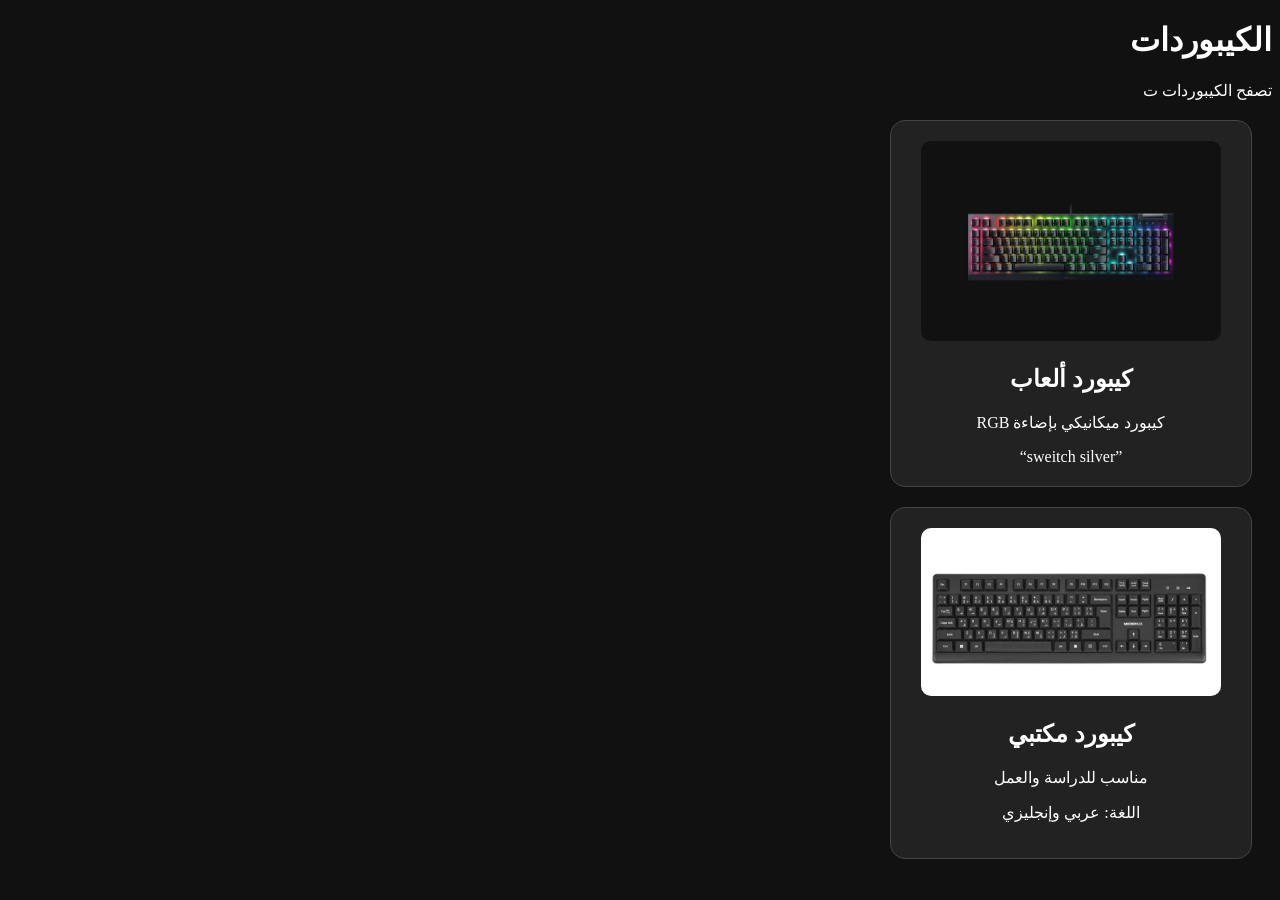
<file: accessories.html>
<!DOCTYPE html>
<html lang="ar" dir="rtl">
<head>
    <meta charset="UTF-8">
    <title>الكيبوردات | AHMED TECHNOLOGY</title>
    <link rel="stylesheet" href="style.css">
</head>
<body>
    <h1>الكيبوردات</h1>
    <p>تصفح الكيبوردات ت</p>
</body>


<div class="product">
    <img src="keyboard.png" alt="كيبورد ميكانيكي RGB" width="300">
    <h2>كيبورد ألعاب</h2>
    <p>كيبورد ميكانيكي بإضاءة RGB</p>
    <q>sweitch silver</q>
    

</div>
<div class="product">
    <img src="keyboard.png.png.png" alt="كيبورد مكتبي" width="300">

    <h2>كيبورد مكتبي</h2>

    <p>مناسب للدراسة والعمل</p>

    <p>اللغة: عربي وإنجليزي</p>
</div>

</html>
</file>
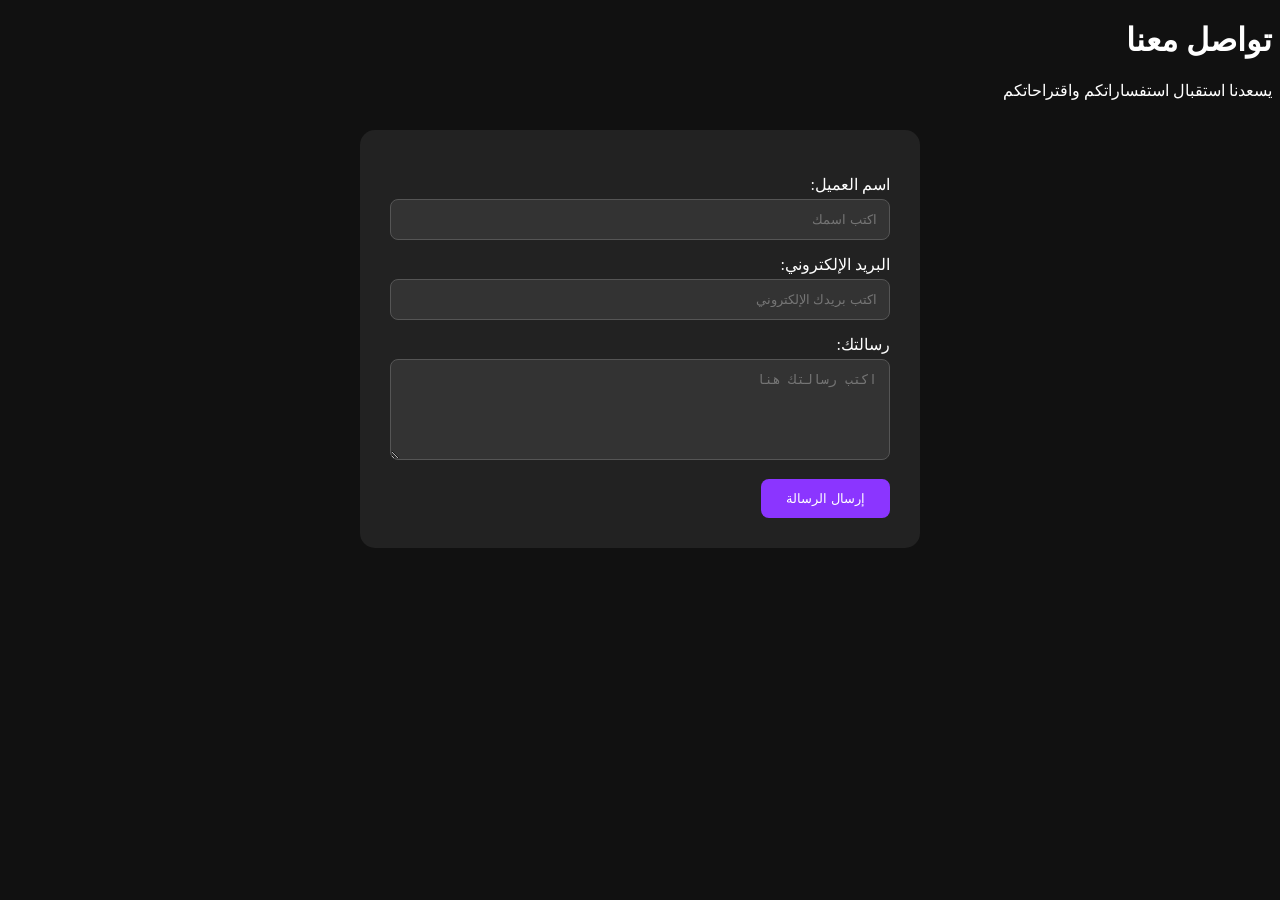
<file: contact.html>
<!DOCTYPE html>
<html lang="ar" dir="rtl">
<head>
    <meta charset="UTF-8">
    <title>تواصل معنا | AHMED TECHNOLOGY</title>
    <link rel="stylesheet" href="style.css">
</head>
<body>
    <h1>تواصل معنا</h1>
    <p>يسعدنا استقبال استفساراتكم واقتراحاتكم</p>
   <form>
    <label for="name">اسم العميل:</label>
    <input type="text" id="name" name="name" placeholder="اكتب اسمك">
    <label for="email">البريد الإلكتروني:</label>
<input type="email" id="email" name="email" placeholder="اكتب بريدك الإلكتروني">
<label for="message">رسالتك:</label>
<textarea id="message" name="message" rows="5" placeholder="اكتب رسالتك هنا"></textarea>
<button type="submit">إرسال الرسالة</button>
</form>
</body>
</html>
</file>
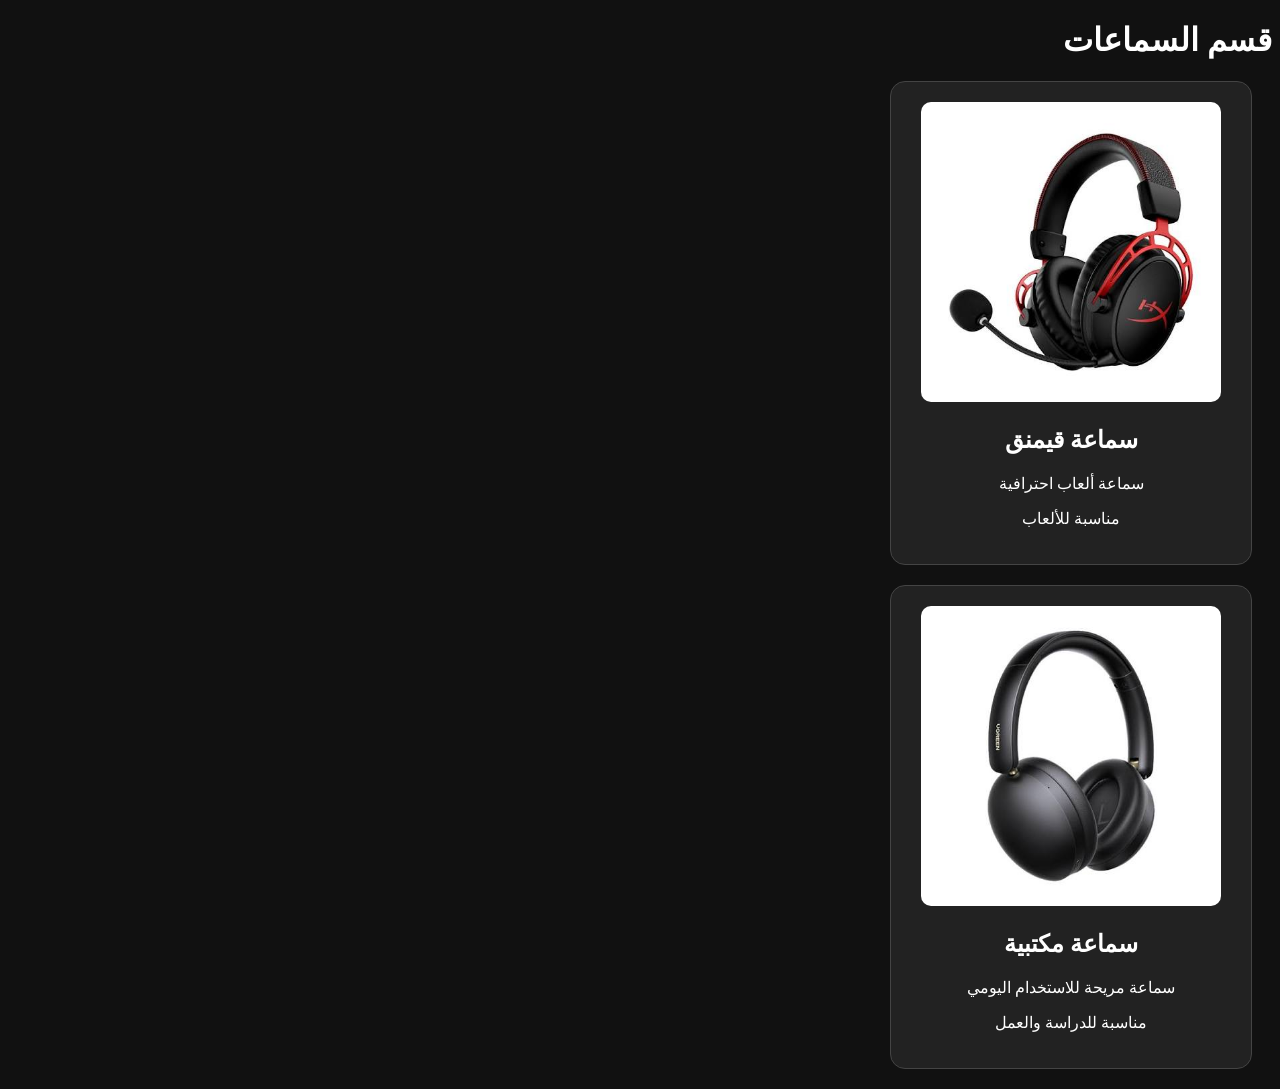
<file: headphones.html>
<!DOCTYPE html>
<html lang="ar" dir="rtl">
<head>
    <meta charset="UTF-8">
    <meta name="viewport" content="width=device-width, initial-scale=1.0">
    <title>قسم السماعات</title>
    <link rel="stylesheet" href="style.css">
</head>
<body>


    <h1>قسم السماعات</h1>

   <div class="product">
    <img src="headphones.png" alt="سماعة قيمنق" width="300">
    <h2>سماعة قيمنق</h2>
    <p>سماعة ألعاب احترافية</p>
    <p>مناسبة للألعاب</p>
</div>

<div class="product">
    <img src="headphones.png.png" alt="سماعة مكتبية" width="300">
    <h2>سماعة مكتبية</h2>
    <p>سماعة مريحة للاستخدام اليومي</p>
    <p>مناسبة للدراسة والعمل</p>
</div>
</body>
</html>
</file>
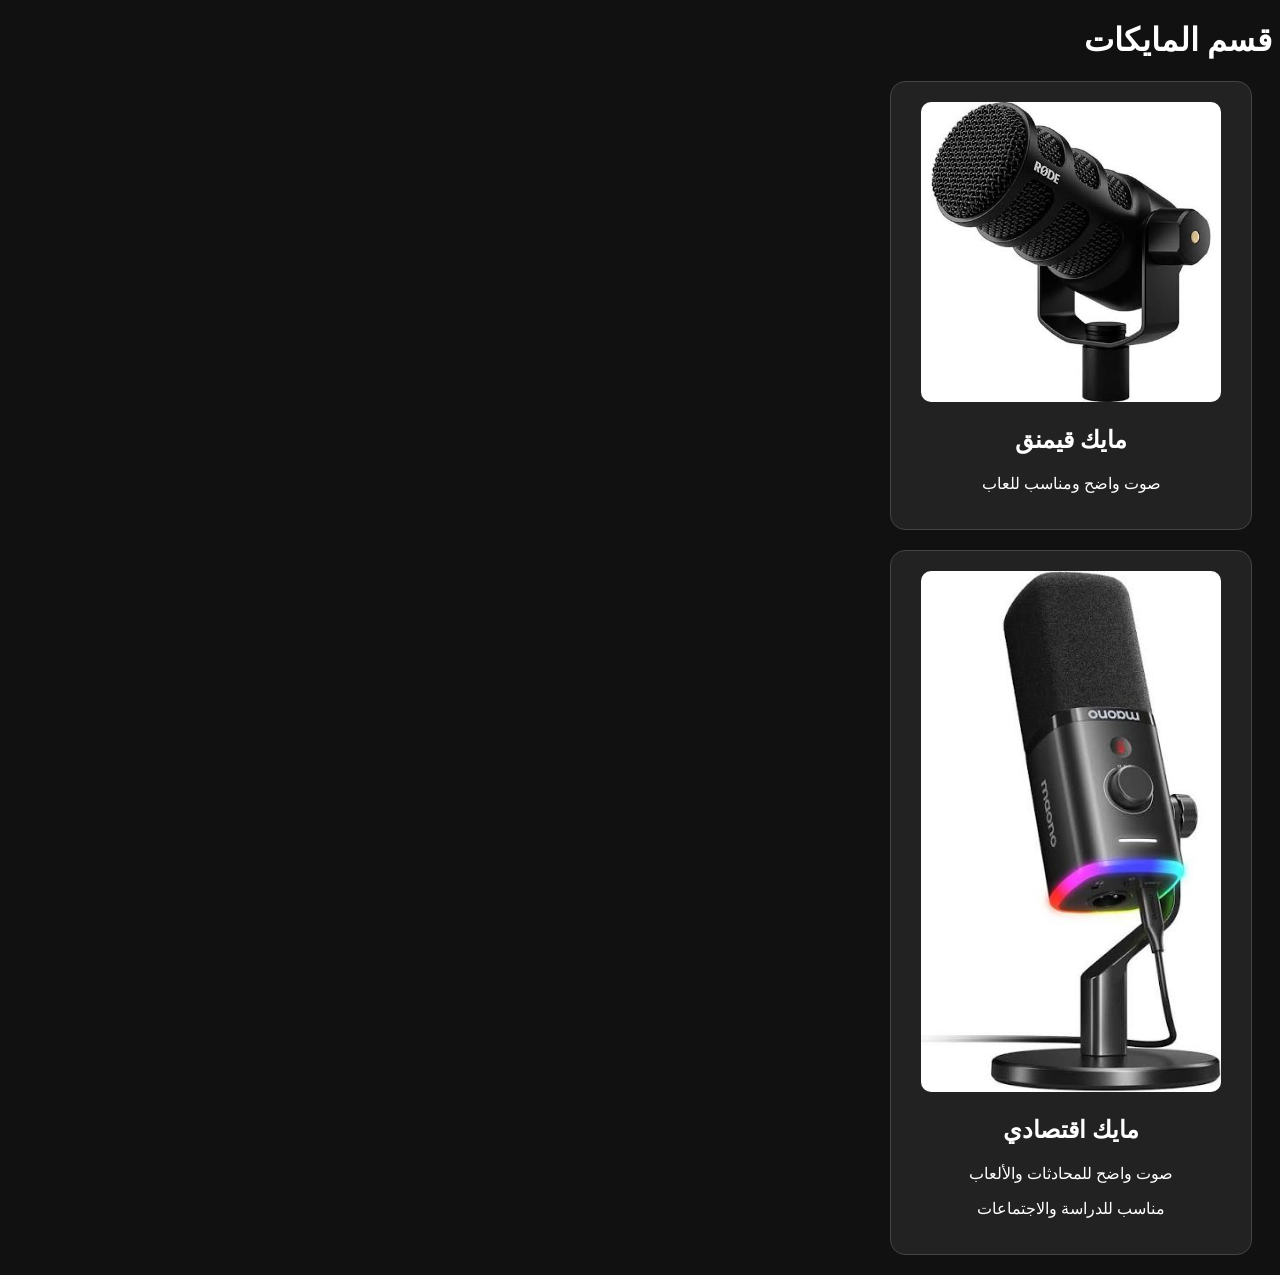
<file: microphones.html>
<!DOCTYPE html>
<html lang="ar" dir="rtl">
<head>
    <meta charset="UTF-8">
    <title>المايكات | AHMED TECHNOLOGY</title>
    <link rel="stylesheet" href="style.css">
</head>
<body>

    <h1>قسم المايكات</h1>

    <div class="product">
        <img src="micke.png" alt="مايك قيمنق">
        <h2>مايك قيمنق</h2>
        <p>صوت واضح ومناسب للعاب</p>
    </div>

    <div class="product">
    <img src="micke.png.png" alt="مايك اقتصادي" width="300">
    <h2>مايك اقتصادي</h2>
    <p>صوت واضح للمحادثات والألعاب</p>
    <p>مناسب للدراسة والاجتماعات</p>
    
</div>
      

</body>
</html>
</file>
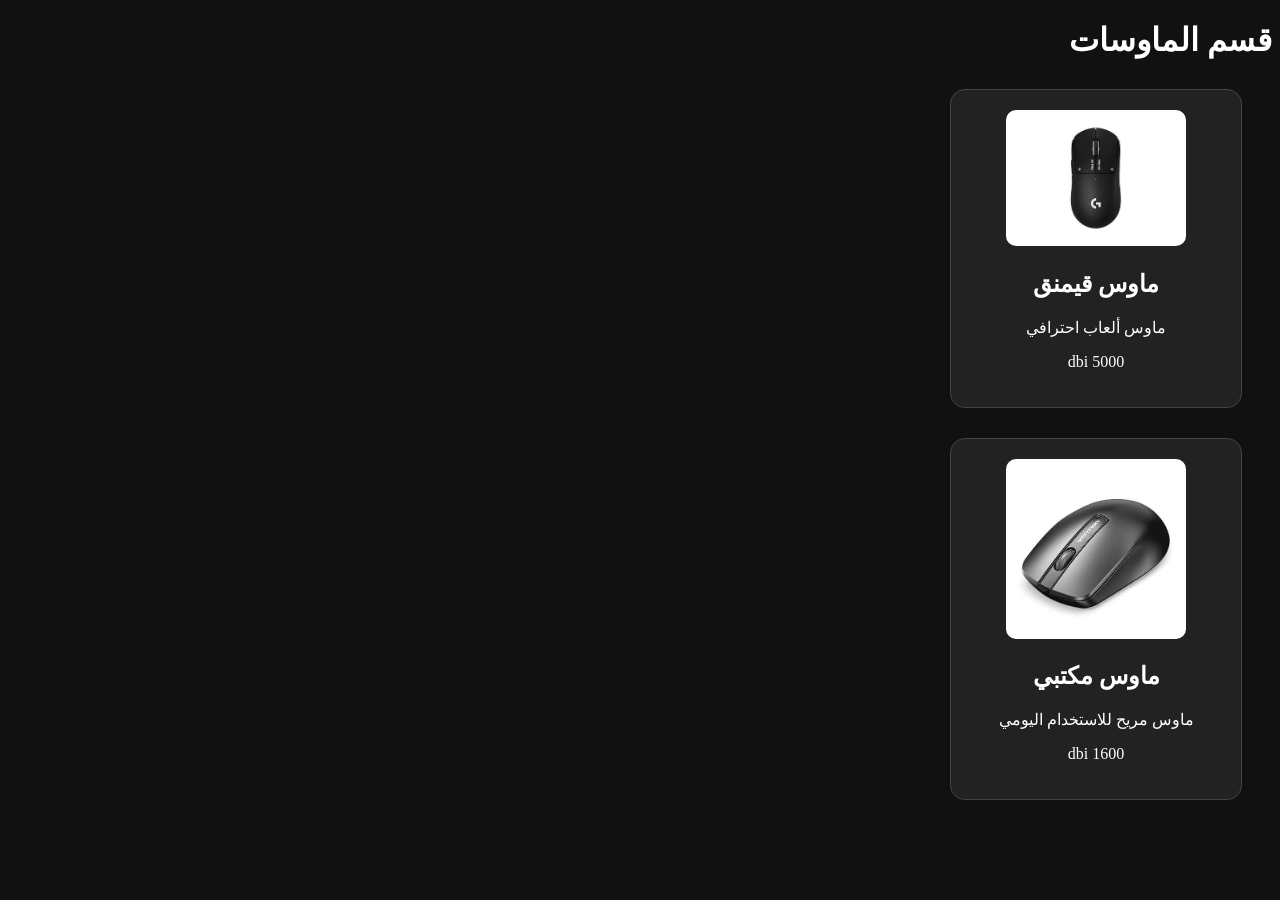
<file: mouse.html>
<!DOCTYPE html>
<html lang="ar" dir="rtl">
<head>
    <meta charset="UTF-8">
    <title>قسم الماوسات</title>
    <link rel="stylesheet" href="style.css">
</head>

<body>

    <h1>قسم الماوسات</h1>

    <div class="mouse-card">
        <img src="muse.png.png" alt="ماوس قيمنق">

        <h2>ماوس قيمنق</h2>

        <p>ماوس ألعاب احترافي</p>
        <p>5000 dbi</p>

       

       
    </div>
    <div class="mouse-card">
        <img src="mouse .png.png.png.png" alt="ماوس مكتبي">

        <h2>ماوس مكتبي</h2>

        <p>ماوس مريح للاستخدام اليومي</p>
        <p>1600 dbi</p>
    
</div>
</body>
</html>
</file>
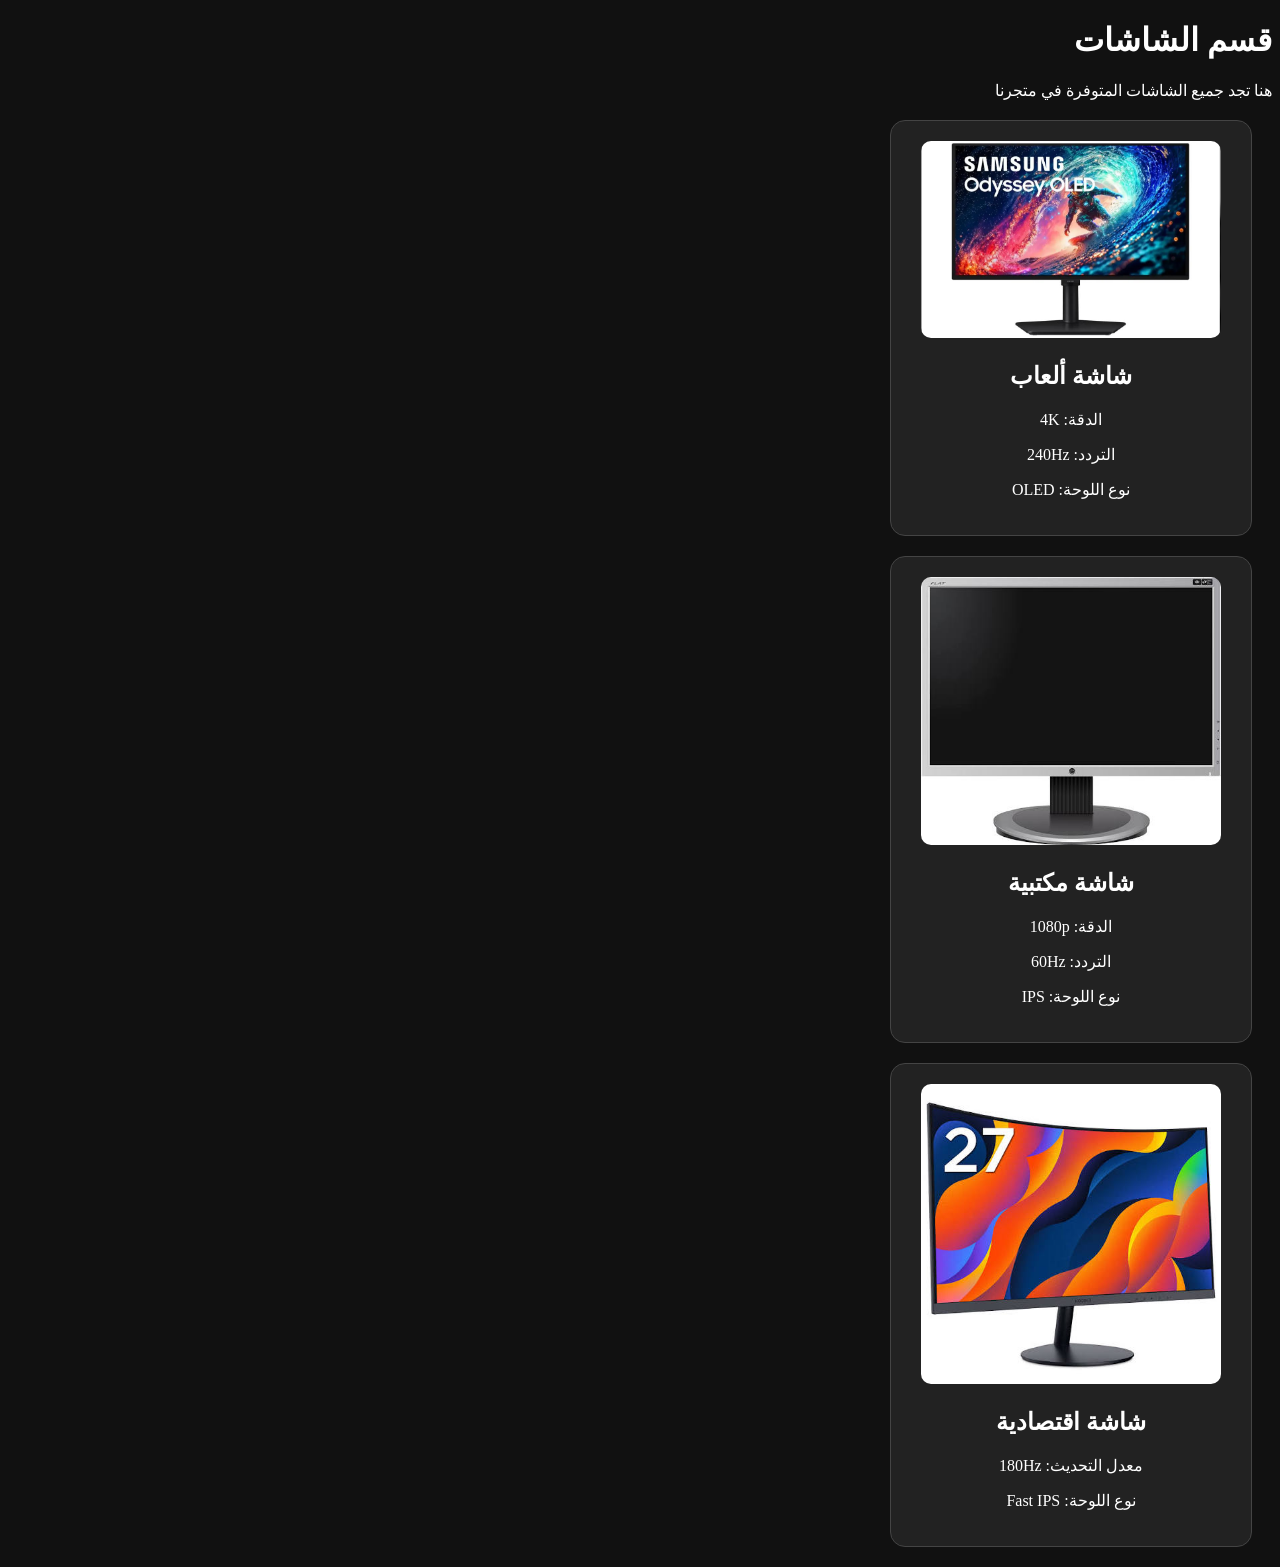
<file: screens.html>
<!DOCTYPE html>
<html lang="ar" dir="rtl">
<head>
    
    <meta charset="UTF-8">
    <title>الشاشات | AHMED TECHNOLOGY</title>
    <link rel="stylesheet" href="style.css">
</head>
<body>
    <h1>قسم الشاشات</h1>

    <p>هنا تجد جميع الشاشات المتوفرة في متجرنا</p>
<div class="product">
    <img src="screen.png.png" alt="شاشة ألعاب" width="300">
    <h2>شاشة ألعاب</h2>
    <p>الدقة: 4K</p>
    <p>التردد: 240Hz</p>
    <p>نوع اللوحة: OLED</p>
    
</div>
<div class="product">
    <img src="screen.png.png.png" alt="شاشة مكتبية" width="300">
    <h2>شاشة مكتبية</h2>
    <p>الدقة: 1080p</p>
   <p>التردد: 60Hz</p>
<p>نوع اللوحة: IPS</p>
</div>

<div class="product">
    <img src="moinetr.png" alt="شاشة اقتصادية" width="300">

    <h2>شاشة اقتصادية</h2>

    <p>معدل التحديث: 180Hz</p>

    <p>نوع اللوحة: Fast IPS</p>
</div>

</body>
</html>
</file>
<file: style.css>
margin: 0;
    padding: 0;
    box-sizing: border-box;
}

body {
    font-family: Arial, sans-serif;
    background: #111;
    color: white;
}

header {
    background: #1c1c1c;
    padding: 25px 8%;
    display: flex;
    justify-content: space-between;
    align-items: center;
    border-bottom: 1px solid #333;
}

header h1 {
    color: #00aaff;
    font-size: 25px;
}

nav a {
    color: white;
    text-decoration: none;
    margin: 0 12px;
}

nav a:hover {
    color: #00aaff;
}

.hero {
    text-align: center;
    padding: 120px 20px;
    background: linear-gradient(135deg, #151515, #252525);
}

.hero h2 {
    font-size: 45px;
    margin-bottom: 20px;
}

.hero p {
    color: #bbb;
    font-size: 20px;
    margin-bottom: 30px;
}

.btn {
    background: #00aaff;
    color: white;
    padding: 14px 30px;
    text-decoration: none;
    border-radius: 8px;
}

#products {
    padding: 60px 8%;
    text-align: center;
}

#products h2 {
    font-size: 32px;
    margin-bottom: 35px;
}

.categories {
    display: flex;
    gap: 25px;
    justify-content: center;
}

.category {
    background: #222;
    padding: 60px 25px;
    border-radius: 15px;
    flex: 1;
    border: 1px solid #444;
    transition: 0.3s;
}

.category:hover {
    border-color: #00aaff;
    transform: translateY(-5px);
}

.category h3 {
    font-size: 25px;
    margin-bottom: 15px;
    color: #00aaff;
}

footer {
    background: #1c1c1c;
    padding: 25px;
    text-align: center;
    color: #aaa;
}

@media (max-width: 600px) {
    header {
        flex-direction: column;
        gap: 20px;
    }

    .categories {
        flex-direction: column;
    }

    .hero h2 {
        font-size: 30px;
    }
}

.logo img {
    width: 260px;
    height: 90px;
    object-fit: contain;
}


.category {
    display: block;
    flex: 1;
    background: #222;
    padding: 60px 25px;
    border-radius: 15px;
    border: 1px solid #444;
    text-decoration: none;
    color: white;
    transition: 0.3s;
    text-align: center;
}

.category:hover {
    border-color: #8b35ff;
    transform: translateY(-5px);
}

.category h3 {
    color: #8b35ff;
    margin-bottom: 15px;
}

.category p {
    color: #bbb;
}

.product img {
    width: 300px;
    max-width: 100%;
    height: auto;
    border-radius: 10px;
}

.product {
    background: #222;
    border: 1px solid #444;
    border-radius: 15px;
    padding: 20px;
    margin: 20px;
    width: 320px;
    text-align: center;
    color: white;
}

body {
    background-color: #111;
    color: white;
}

#services {
    text-align: center;
    padding: 40px 20px;
    margin: 30px auto;
}

#customer-service {
    text-align: center;
    background-color: #222;
    padding: 40px 20px;
    margin: 30px auto;
    border-radius: 15px;
    max-width: 900px;
}

#customer-service h2 {
    color: #8b35ff;
}

form {
    background: #222;
    padding: 30px;
    border-radius: 15px;
    max-width: 500px;
    margin: 30px auto;
}

form label {
    display: block;
    margin: 15px 0 5px;
}

form input, form textarea {
    width: 100%;
    padding: 12px;
    border-radius: 8px;
    border: 1px solid #555;
    background: #333;
    color: white;
    box-sizing: border-box;
}

form button {
    background: #8b35ff;
    color: white;
    border: none;
    padding: 12px 25px;
    border-radius: 8px;
    cursor: pointer;
    margin-top: 15px;
}

form button:hover {
    background: #6a27b3;
} 

    .mouse-card {
    background-color: #222;
    border: 1px solid #444;
    border-radius: 15px;
    padding: 20px;
    width: 250px;
    text-align: center;
    margin: 30px;
}

.mouse-card img {
    width: 180px;
    border-radius: 10px;
}

.mouse-card button {
    background-color: #8b35ff;
    color: white;
    border: none;
    border-radius: 8px;
    padding: 12px 25px;
    cursor: pointer;
}

.keyboard-card {
    background-color: #222;
    border: 1px solid #444;
    border-radius: 15px;
    padding: 20px;
    width: 250px;
    text-align: center;
    color: white;
    margin: 20px;
}

.keyboard-card img {
    width: 200px;
    max-width: 100%;
    border-radius: 10px;
}

.keyboard-card h2 {
    color: white;
}

.keyboard-card p {
    color: #aaa;
}

.keyboard-card button {
    background-color: #8b35ff;
    color: white;
    border: none;
    border-radius: 8px;
    padding: 12px 25px;
    cursor: pointer;
}

.keyboard-card button:hover {
    background-color: #6a27b3;
}
</file>
